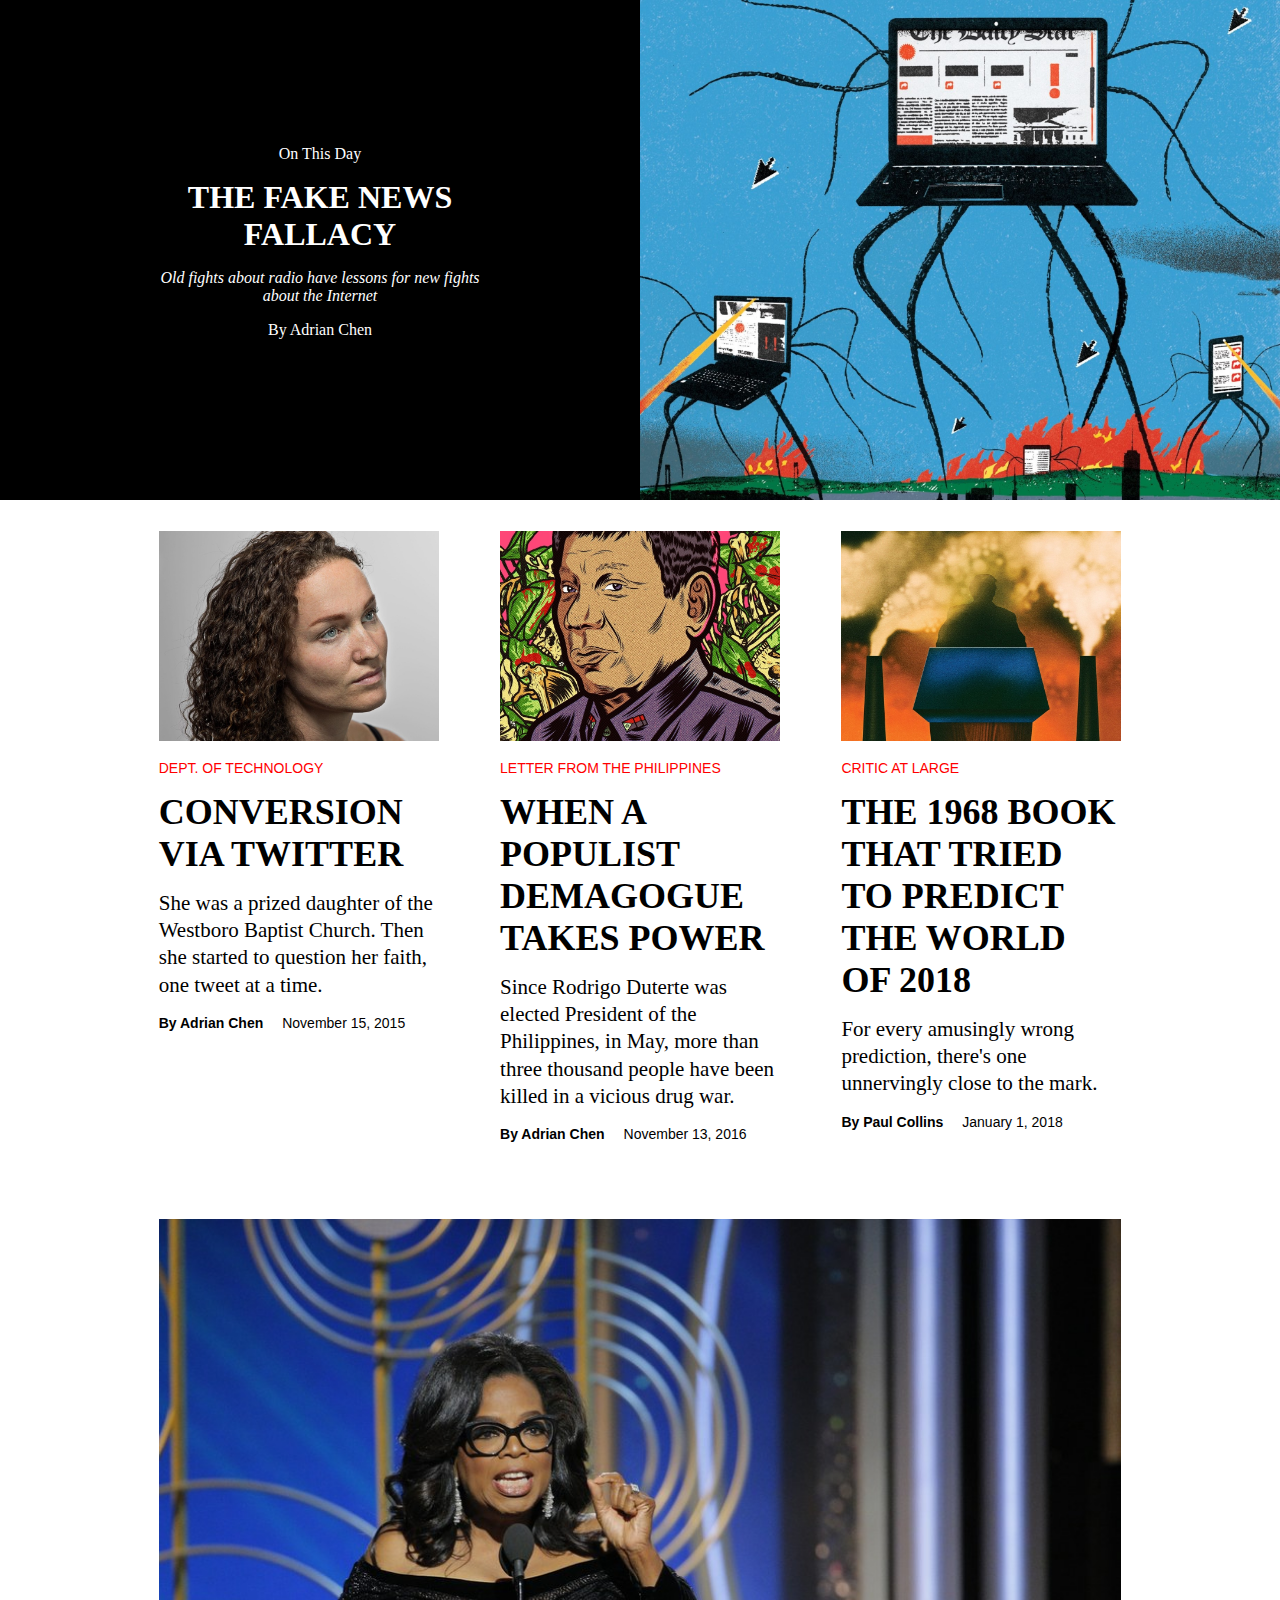
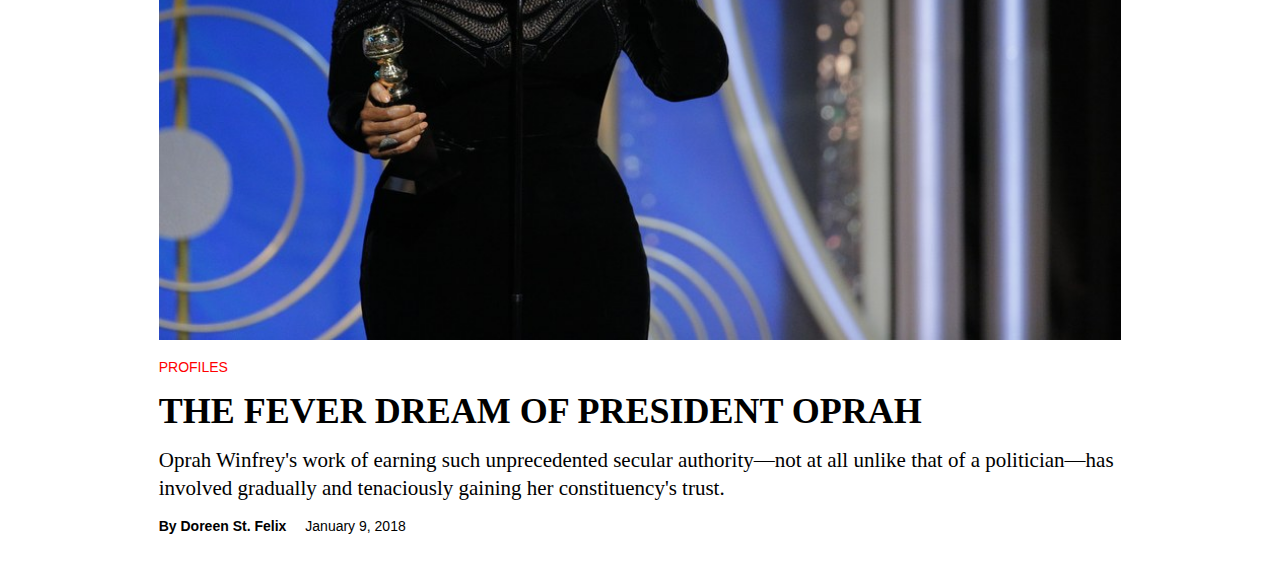
<file: exercise-04/index.html>
<!DOCTYPE html>
<html lang="en">
<head>
	<meta charset="utf-8">
	<meta content="ie=edge" http-equiv="x-ua-compatible">
	<meta content="width=device-width, initial-scale=1" name="viewport">
	<title>New Yorker Article Demo</title>
	<link href="style.css" rel="stylesheet" type="text/css">
</head>
<body>
    <section class="hero">
		<div class="hero-text-column">
			<div class="hero-text-container">
			<p class="category">On This Day</p>

			<h1>The Fake News Fallacy</h1>
			
			<p class="blurb">Old fights about radio have lessons for new fights about the Internet</p>
			
			<p class="author">By Adrian Chen</p>
		</div>
		</div>
		<div class="hero-image-column">

		</div>
	</section>
	<section class="articles">
		<article>
			<div class="article-image">
			<img src="img/img1.jpg">
			</div>
			<div class="article-text">
				<p class="dept">Dept. of Technology</p>

				<h3>Conversion Via Twitter</h3>

				<p class="summary">She was a prized daughter of the Westboro Baptist Church. Then she started to question her faith, one tweet at a time.</p>

				<p class="byline">By Adrian Chen</p>

				<p class="date">November 15, 2015</p>
			</div>
		</article>
		<article>
			<div class="article-image">
			<img src="img/img2.jpg">
			</div>

			<div class="article-text">
				<p class="dept">Letter from the Philippines</p>

				<h3>When a Populist Demagogue Takes Power</h3>

				<p class="summary">Since Rodrigo Duterte was elected President of the Philippines, in May, more than three thousand people have been killed in a vicious drug war.</p>

				<p class="byline">By Adrian Chen</p>

				<p class="date">November 13, 2016</p>
			</div>
		</article>
		<article>
			<div class="article-image">
			<img src="img/img3.jpg">
			</div>

			<div class="article-text">
				<p class="dept">Critic at large</p>

				<h3>The 1968 Book that Tried to Predict the World of 2018</h3>

				<p class="summary">For every amusingly wrong prediction, there's one unnervingly close to the mark.</p>

				<p class="byline">By Paul Collins</p>

				<p class="date">January 1, 2018</p>
			</div>
		</article>
		<article>
			<div class="article-image">
			<img src="img/img4.jpg">
			</div>

			<div class="article-text">
				<p class="dept">Profiles</p>

				<h3>The Fever Dream of President Oprah</h3>

				<p class="summary">Oprah Winfrey's work of earning such unprecedented secular authority—not at all unlike that of a politician—has involved gradually and tenaciously gaining her constituency's trust.</p>

				<p class="byline">By Doreen St. Felix</p>

				<p class="date">January 9, 2018</p>
			</div>
		</article>
	</section>
</body>
</html>
</file>
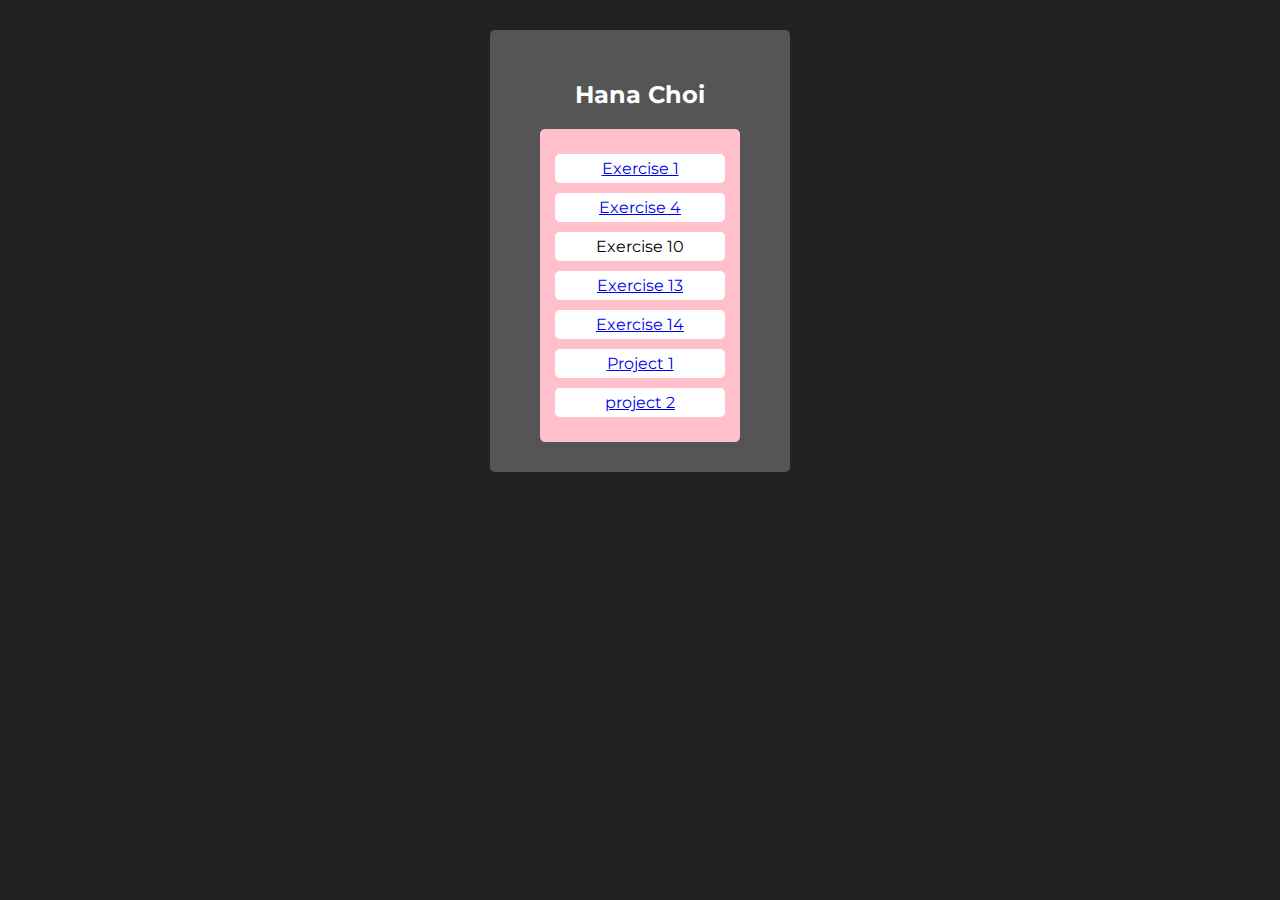
<file: linktree/index.html>
<!DOCTYPE html>
<html lang="en">
  <head>
    <meta charset="UTF-8" />
    <meta name="viewport" content="width=device-width, initial-scale=1.0" />
    <title>Document</title>
    <link rel="stylesheet" href="style.css" />
    <link
      href="https://fonts.googleapis.com/css2?family=Montserrat:ital,wght@0,100;0,200;0,300;0,400;0,500;0,600;0,700;0,800;0,900;1,100;1,200;1,300;1,400;1,500;1,600;1,700;1,800;1,900&display=swap"
      rel="stylesheet"
    />
  </head>
  <body>
    <div class="container-of-container">
      <h2>Hana Choi</h2>
      <div class="container">
        <a
          href="https://hchoi14.github.io/hanachoi_web-design/exercise-01/#8"
          target="_blank"
          rel="noreferrer"
          >Exercise 1</a
        >
        <a
          href="https://hchoi14.github.io/hanachoi_web-design/exercise-04/"
          target="_blank"
          rel="noreferrer"
          >Exercise 4</a
        >

        <div class="dropdown-link">
          <div class="dropdown-title">Exercise 10</div>
          <div class="dropdown">
            <a
              href="https://editor.p5js.org/hchoi14/sketches/HSLMP7HCn"
              target="_blank"
              rel="noreferrer"
              >Exercise 10 part 1</a
            >
            <a
              href="https://editor.p5js.org/hchoi14/sketches/MAlK2r94z"
              target="_blank"
              rel="noreferrer"
              >Exercise 10 part 2</a
            >
            <a
              href="https://editor.p5js.org/hchoi14/sketches/pxcRCEW5t"
              target="_blank"
              rel="noreferrer"
              >Exercise 10 part 3</a
            >
          </div>
        </div>
        <a
          href="https://editor.p5js.org/hchoi14/sketches/Yr_HWmGGG"
          target="_blank"
          rel="noreferrer"
          >Exercise 13</a
        >
        <a
          href="https://hchoi14.github.io/hanachoi_web-design/exercise-14/14.html"
          target="_blank"
          rel="noreferrer"
          >Exercise 14</a
        >
        <a
          href="https://hchoi14.github.io/hanachoi_web-design/project-01/"
          target="_blank"
          rel="noreferrer"
          >Project 1</a
        >
        <a
          href="https://hchoi14.github.io/hanachoi_web-design/project-02/index.html"
          targe="_blank"
          rel="noreferrer"
          >project 2</a
        >
      </div>
    </div>
  </body>
</html>
</file>
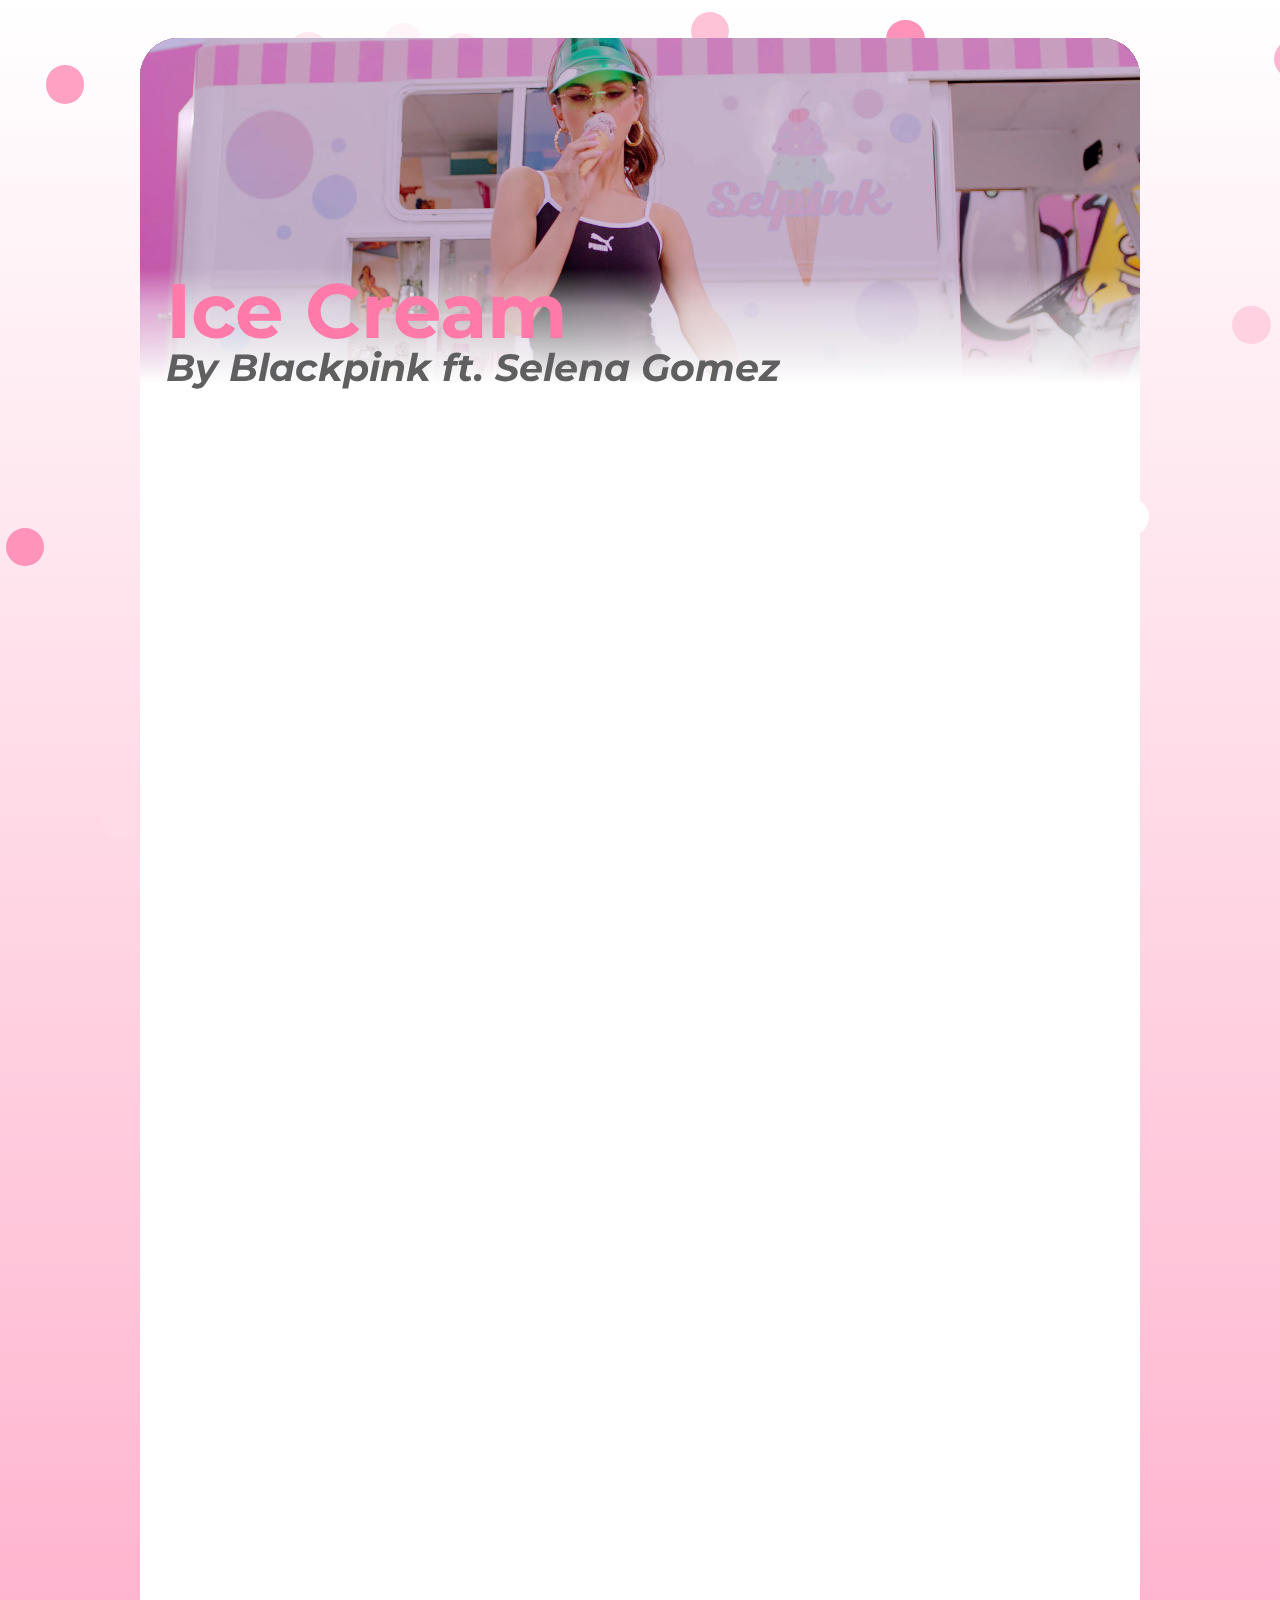
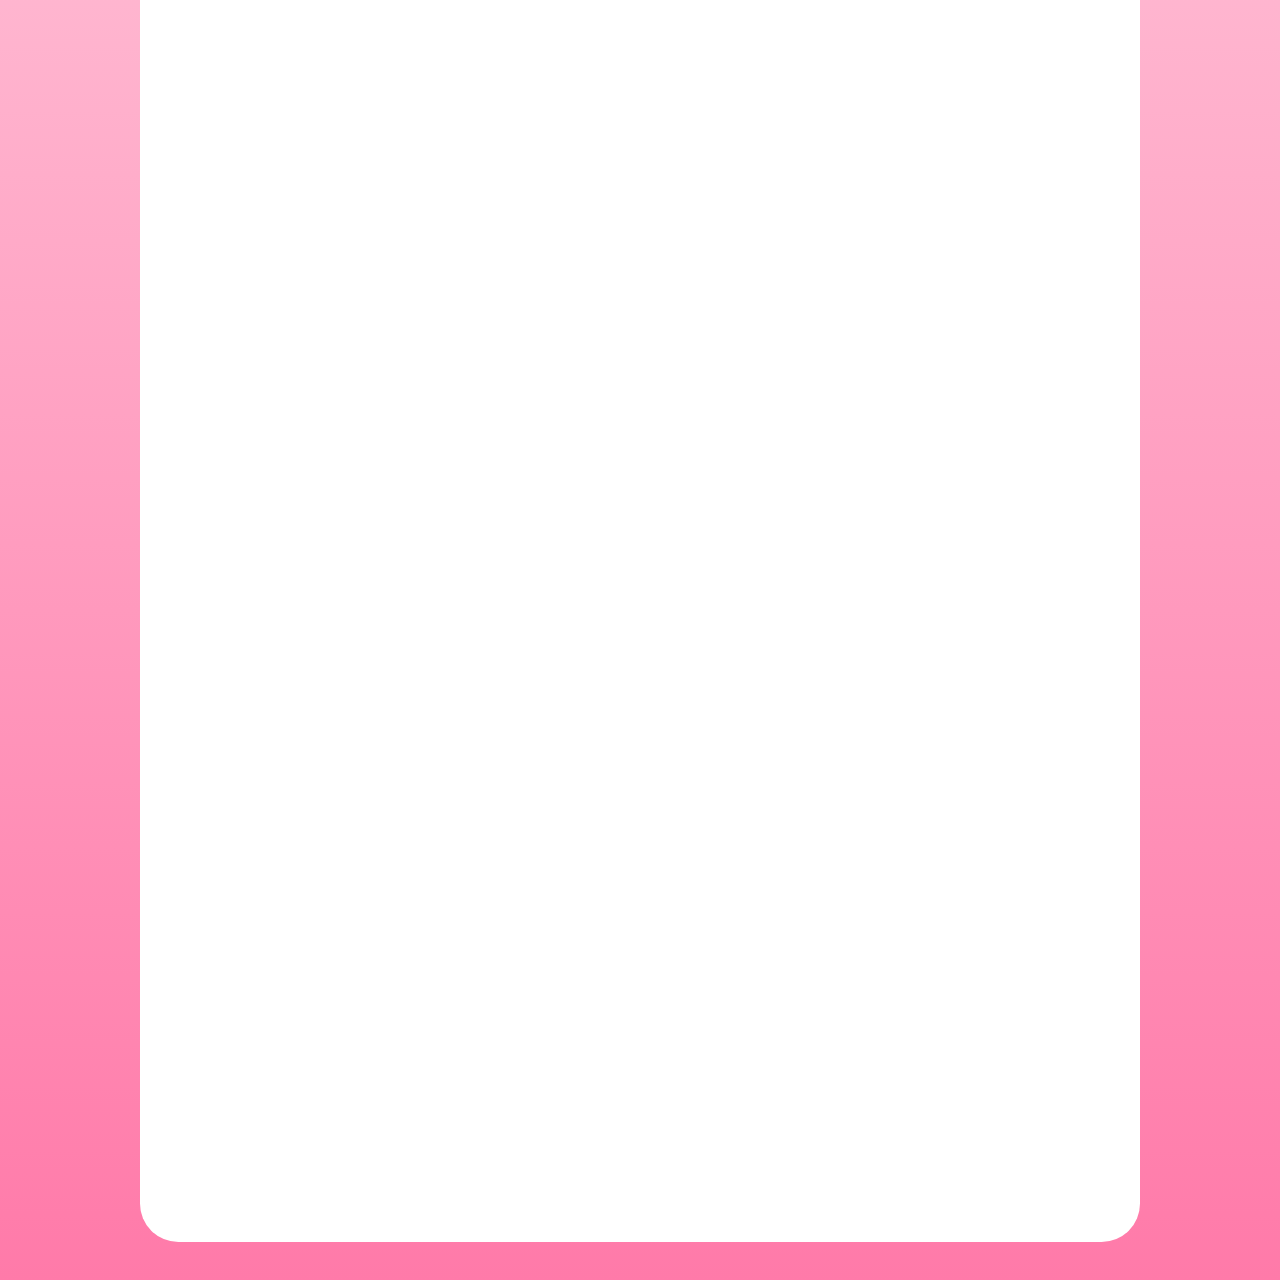
<file: project-01/index.html>
<!DOCTYPE html>
<html lang="en">

<head>
    <meta http-equiv="x-ua-compatible" content="ie=edge">
    <meta charset="utf-8">
    <meta name="viewport" content="width=device-width, initial-scale=1">
    <title>Ice Cream</title>

    <link href="style.css" rel="stylesheet" type="text/css">

    <link rel="preconnect" href="https://fonts.gstatic.com">
    <link href="https://fonts.googleapis.com/css2?family=Montserrat:ital,wght@0,400;0,700;1,700&display=swap"
        rel="stylesheet">

</head>
<!--where the hidden contents are-->

<body>
    <!--tHis is foR thE bOunciNg bALls-->
    <div class="bouncing-balls"></div>

    <article class="container">

        <section class="top">
            <div id="top-images">
                <img src="Images/1.jpg">
                <img src="Images/2.jpg">
                <img src="Images/3.jpg">
                <img src="Images/4.jpg">
                <img src="Images/5.jpg">
                <img src="Images/6.jpg">
                <img src="Images/7.jpg">

                <div class="white-fade"></div>

                <div class="flexbox-title">
                    <h1>Ice Cream</h1>
                    <h3>By Blackpink ft. Selena Gomez</h2>
                </div>
            </div>
        </section>

        <section class="lyrics">
            <p>Come a little closer 'cause you looking thirsty</p>
            <p>I'ma make it better, sip it like a Slurpee</p>

            <div class="space"></div>

            <p>Snow cone <span class="pop">chilly</span></p>
            <p>Get it free like <span class="pop">Willy</span></p>
            <p>In the jeans like <span class="pop">Billie</span></p>
            <p>You be poppin' like a <span class="pop">wheelie</span></p>

            <div class="space"></div>

            <p>Even in the sun, you know I keep it <!--<span class="icy">-->icy</p>
            <p>You could take a lick but it's too cold to bite me</p>

            <div class="space"></div>

            <p><span class="chill">Brr,</span> <span class="chill">brr,</span> frozen</p>
            <p>You're the one been chosen</p>
            <p>Play the part like Moses</p>
            <p>Keep it fresh like roses <span class="pop">(oh)</span></p>

            <div class="space"></div>

            <p>Look so good yeah, look so sweet <span class="pop">(hey)</span></p>
            <p>Lookin' good enough to eat</p>

            <div class="space"></div>

            <p>Coldest with the kiss, so he call me ice cream</p>
            <p>Catch me in the fridge, right where the ice be</p>

            <div class="space"></div>

            <p>Look so good yeah, look so sweet <span class="pop">(hey)</span></p>
            <p>Baby, you deserve a treat</p>

            <div class="space"></div>

            <p>Diamonds on my wrist, so he call me ice cream</p>
            <p>You can double dip 'cause I know you like me</p>

            <div class="space"></div>

            <p>Ice cream, <span class="chill">chillin', chillin'</span></p>
            <p>Ice cream, <span class="chill">chillin'</span></p>
            <p>Ice cream, <span class="chill">chillin', chillin'</span></p>
            <p>Ice cream, <span class="chill">chillin'</span></p>

            <div class="space"></div>

            <p>I know that my heart can be so cold</p>
            <p>But I'm sweet for you, come put me in a cone</p>

            <div class="space"></div>

            <p>You're the only touch, yeah, that get me meltin'</p>
            <p>He's my favorite flavor, always gonna pick him</p>

            <div class="space"></div>

            <p>You're the cherry piece, just stay on top of me, so</p>
            <p>I can't see nobody else for me, no</p>

            <div class="space"></div>

            <p>Get it, flip it, scoop it</p>
            <p>Do it like that, ah yeah ah yeah</p>
            <p>Like it, love it, lick it</p>
            <p>Do it like la la la, oh yeah</p>

            <div class="space"></div>

            <p>Look so good, yeah, look so sweet <span class="pop">(hey)</span></p>
            <p>Lookin' good enough to eat</p>

            <div class="space"></div>

            <p>Coldest with the kiss, so he call me ice cream</p>
            <p>Catch me in the fridge, right where the ice be</p>

            <div class="space"></div>

            <p>Look so good, yeah, look so sweet <span class="pop">(hey)</span></p>
            <p>Baby, you deserve a treat</p>

            <div class="space"></div>

            <p>Diamonds on my wrist, so he call me ice cream</p>
            <p>You can double <span class="dip">dip</span> 'cause I know you like me</p>

            <div class="space"></div>

            <p>Ice cream, <span class="chill">chillin', chillin'</span></p>
            <p>Ice cream, <span class="chill">chillin'</span></p>
            <p>Ice cream, <span class="chill">chillin', chillin'</span></p>
            <p>Ice cream, <span class="chill">chillin'</span></p>
            <p>Ice cream, <span class="chill">chillin', chillin'</span></p>
            <p>Ice cream, <span class="chill">chillin'</span></p>
            <p>Ice cream, <span class="chill">chillin', chillin'</span></p>
            <p>Ice cream, <span class="chill">chillin'</span></p>

            <div class="space"></div>

            <p>Chillin' like a villain, yeah, ra ra ra</p>
            <p>미친 미친듯한 속도 in my La Ferra'</p>
            <p>너무 빨러 너는 삐끗</p>
            <p>원한다면 그냥 지름</p>
            <p>Millis, billis 매일 벌음</p>
            <p>한여름 손목에 얼음</p>

            <div class="space"></div>

            <p>Keep it movin' like my lease up</p>
            <p>Think you fly, boy, where your visa?</p>
            <p>Mona Lisa kinda Lisa</p>
            <p>Needs an ice cream man that treats her</p>

            <div class="space"></div>

            <p>Keep it movin' like my lease up</p>
            <p>Think you fly, boy, where your visa?</p>
            <p>Mona Lisa kinda Lisa</p>
            <p>Needs an ice cream man that treats her <span class="pop">(hey)</span></p>

            <div class="space"></div>

            <p>Na na na na na</p>
            <p>Na na na na na <span class="pop">(hey)</span></p>
            <p>Ice on my wrist, yeah, I like it like this</p>
            <p>Get the bag with the cream</p>
            <p>If you know what I mean</p>

            <div class="space"></div>

            <p>Ice cream, ice cream</p>
            <p>Ice cream, <span class="chill">chillin'</span></p>

            <div class="space"></div>

            <p>Na na na na na</p>
            <p>Na na na na na <span class="pop">(hey)</span></p>
            <p>Ice on my wrist, yeah, I like it like this</p>
            <p>And I'm nice with the cream</p>
            <p>If you know what I mean</p>

            <div class="space"></div>

            <p>Ice cream, ice cream</p>
            <p>Ice cream</p>
            </section>
    </article>

    <!--<audio autoplay loop>
        <source src="Ice-Cream.mp3" type="audio/mp3">
        <source src="https://hchoi14.github.io/hanachoi_web-design/project-01/Ice-Cream.mp3"type="audio/mp3">
        
        "Your browser does not support the audio element"
    </audio>-->

    <script>
        const audio = new Audio("https://raw.githubusercontent.com/hchoi14/hanachoi_web_design/main/project-01/Ice-Cream.mp3");
        //audio.play();
    </script>

    <!--<iframe src="Ice-Cream.mp3" allow="autoplay" style="display:none" id="iframeAudio"></iframe>-->


    <!-- cOdE fOr bouNcIng bAlLS -->
    <script>
        // Getting the reference to the container of the bouncing balls
        const parent = document.querySelector(".bouncing-balls");

        // Runs a function to create a ball 50 times, and then returns an array of those 50 balls and their data
        const balls = [...new Array(50)].map(() => {
            //creat an object with x and y positions and x and y velocity
            const data = {
                x: Math.random() * 100,
                y: Math.random() * 100,
                dx: Math.random() - 0.5,
                dy: Math.random() - 0.5
            };

            const el = document.createElement("div"); // Creates the element that is stored in el
            el.className = "bouncing-ball"; // Set class
            el.style.left = `${data.x}%`; // Set x position
            el.style.top = `${data.y}%`; // Set y position

            // gEneRate raNdoM colOr between PINK and WHITE
            const v = Math.random();
            const r = 255;
            const g = 122 + 133 * v;
            const b = 169 + 86 * v;
            el.style.backgroundColor = `rgb(${r}, ${g}, ${b})`;
            
            //calling this function actually puts it on the page
            parent.appendChild(el);
            //store el inside of the data
            data.el = el;

            // returns the data object that was created
            return data;
        });

        //function to call on every frame
        const callback = () => {
            //iterates through balls to update their position and velocity
            balls.forEach(ball => {
                //updates the position using the velocity
                ball.x = ball.x + ball.dx;
                ball.y = ball.y + ball.dy;
                //inverts the velocity when the ball is out of the bounds
                if (ball.x < 0 || ball.x > 100) ball.dx *= -1;
                if (ball.y < 0 || ball.y > 100) ball.dy *= -1;
                //updates the actual ball using the position
                ball.el.style.left = `${ball.x}%`;
                ball.el.style.top = `${ball.y}%`;
            })

            //queue the next frame
            window.requestAnimationFrame(callback)
        }

        //start the animation(starts the first frame)
        window.requestAnimationFrame(callback)
    </script>
</body>

</html>
</file>
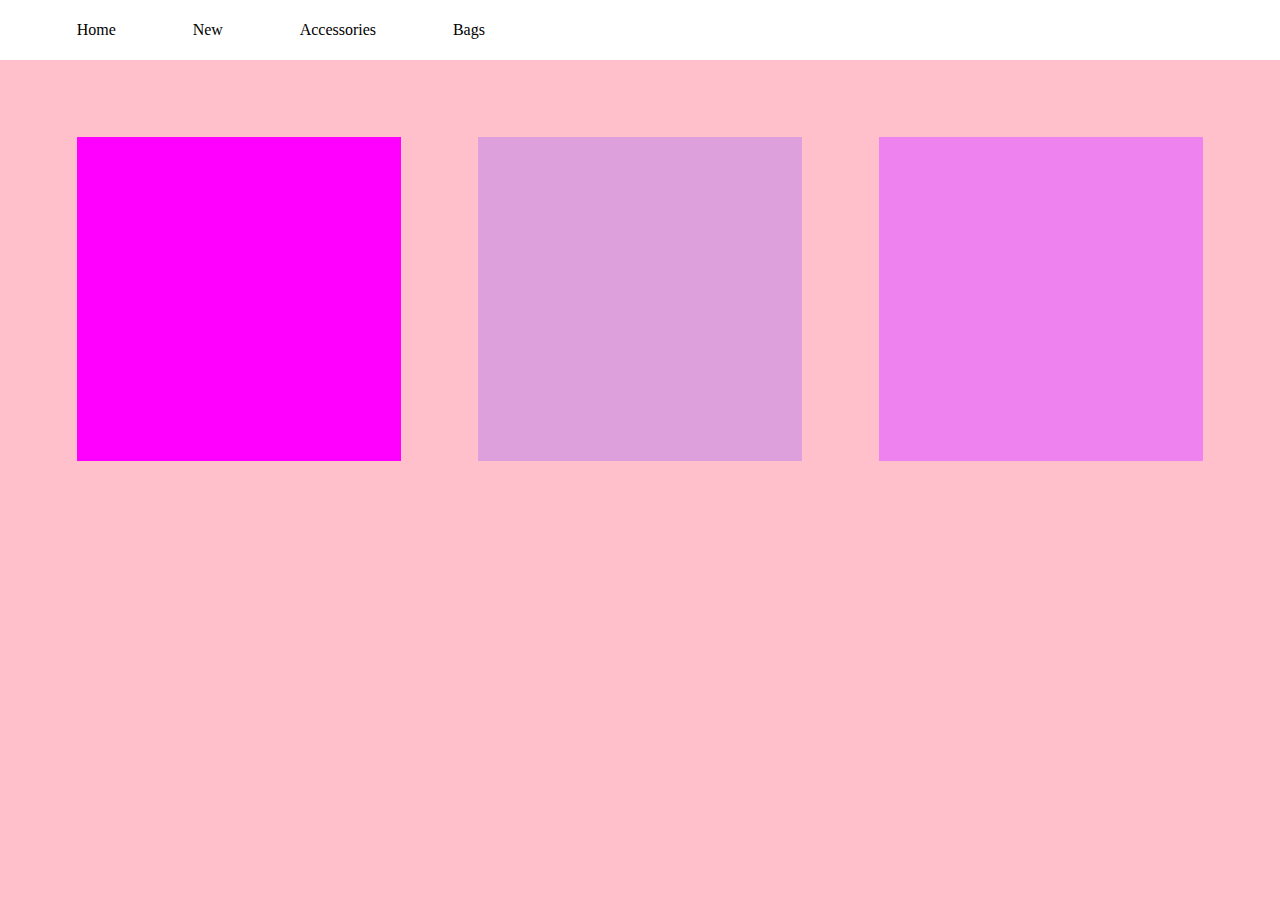
<file: exercise-14/14.html>
<!DOCTYPE html>
<html lang="en">
  <head>
    <meta charset="UTF-8" />
    <meta name="viewport" content="width=device-width, initial-scale=1.0" />
    <title>Document</title>

    <link rel="stylesheet" href="14.css" />
  </head>
  <body>
    <header class="header">
      <div class="header-item">Home</div>
      <div class="header-item">New</div>
      <div class="header-item">Accessories</div>
      <div class="header-item">Bags</div>

      <div class="mobile-header-button">☰</div>

      <div class="mobile-header-menu">
        <div class="mobile-header-item">Home</div>
        <div class="mobile-header-item">New</div>
        <div class="mobile-header-item">Accessories</div>
        <div class="mobile-header-item">Bags</div>
      </div>
    </header>
    <div class="body-layout">
      <div class="block block-1"></div>
      <div class="block block-2"></div>
      <div class="block block-3"></div>
    </div>

    <script>
      const mobileMenuButton = document.querySelector(".mobile-header-button");
      const mobileHeaderMenu = document.querySelector(".mobile-header-menu");

      mobileMenuButton.addEventListener("click", (e) => {
        if (mobileHeaderMenu.style.display !== "block") {
          mobileHeaderMenu.style.display = "block";
        } else {
          mobileHeaderMenu.style.display = "none";
        }
      });

      window.addEventListener("resize", (e) => {
        if (window.innerWidth >= 600) {
          mobileHeaderMenu.style.display = "none";
        }
      });
    </script>
  </body>
</html>
</file>
<file: exercise-04/style.css>
* {
    box-sizing: border-box;
    margin: 0;
    padding: 0;
    font-family: Georgia, 'Times New Roman', Times, serif;
}

section {
    width: 100vw;
}

.hero {
    height: 500px;
    display: flex;
    flex-wrap: wrap;
}

.hero-text-column, .hero-image-column {
    width: 50%;
}

.hero-text-column {
    background-color: black;
    color: white;
    display: flex;
    flex-direction: column;
    align-items: center;
    justify-content: center;
}

.hero-text-container {
    width: 50%;
    text-align: center;
}

/* here's the "*" selector again. This time, it's signifiying "from the elements with '.hero-text-container', select all(*) direct chidren(>) regardless of element type. */
.hero-text-container > * {
    margin-bottom: 5%;
}

h1 {
    /* capslocks the text */
    text-transform: uppercase;
}

.blurb {
    font-style: italic;
}

.hero-image-column {
    background: url(img/cover.jpg)
    no-repeat center center;
    background-size: cover;
}

.articles {
    width: 80%;
    display: flex;
    flex-wrap: wrap;

    /* margin: auto; is a fast way to center elements horizontally without using flexbox (though this doesn't work for vertical centering). */
    margin: auto;
}

article {
    flex: 1;
    padding: 3%;
}


.article-image {
    margin-bottom: 15px;
}

img {
    width: 100%;
}

.dept {
    color: red;
    text-transform: uppercase;
    font-family: Arial, Helvetica, sans-serif;
    font-size: 14px;
}

h3 {
    text-transform: uppercase;
    font-size: 36px;
}

.summary {
    font-size: 21px;
    line-height: 1.3;
}

.byline, .date {
    display: inline-block;
    font-family: Arial, Helvetica, sans-serif;
    font-size: 14px;
}

.byline {
    font-weight: 700;
    margin-right: 15px;
}

.article-text > * {
    margin-bottom: 15px;
}

@media screen and (max-width: 768px) {
    .hero-text-column, .hero-image-column {
        width: 100%;
    }

    h3 {
        font-size: 24px;
    }

    .summary {
        font-size: 18px;
    }

}
</file>
<file: linktree/style.css>
*,
*::before,
*::after {
  box-sizing: border-box;
}

html,
body {
  margin: 0;
  background-color: #222222;
  font-family: "Montserrat", sans-serif;
}

body {
  padding: 30px 0;
}

.container-of-container {
  margin: auto;
  max-width: 300px;
  background-color: #555555;
  border-radius: 5px;
  padding: 30px 0px;
}

.container {
  margin: auto;
  max-width: 200px;
  padding: 15px;
  background-color: pink;
  border-radius: 5px;
}

h2 {
  text-align: center;
  color: white;
}

a,
.dropdown-link {
  display: block;
  text-align: center;
  margin: 10px 0;
  padding: 5px 0;
  background-color: white;
  border-radius: 5px;
}

.dropdown-title {
  text-align: center;
}

.dropdown {
  display: none;
}

.dropdown-link:hover .dropdown {
  display: block;
}
</file>
<file: project-01/style.css>
* {
  box-sizing: border-box;
  margin: 0;
  padding: 0;
}

/*This is for the container I guess*/
.container {
  width: 100%;
  /*max-width:1100px;*/
  position: relative;
  margin: auto;
  /*border: 1vw solid #ff7aa9;*/
  border-radius: 3vw;
  overflow: hidden;
  background-color: white;
  max-width: 1000px;
}

body {
  padding: 3vw;
  min-height: 100vh;
  background: linear-gradient(to bottom, white, #ff7aa9);
}

/*This is all for the top image I guess*/

#top-images {
  display: flex;
  position: relative;
  height: 30vw; /*viewport 1 unit = 1% of the window width*/
  max-height: 600px;
  min-height: 250px;
  width: 100%;
  align-content: flex-end;
  align-items: flex-end; /*to make things left bottom*/
}

#top-images img {
  position: absolute;
  inset: 0; /*shorter way to write top right bottom left*/
  height: 100%;
  width: 100%;
  object-fit: cover;
  border-top-right-radius: 2vw; /* outside border raidus-outside border width*/
  border-top-left-radius: 2vw;
}
@keyframes imgFade {
  0% {
    opacity: 1;
  }
  14% {
    opacity: 0;
  }
  86% {
    opacity: 0;
  }
  100% {
    opacity: 1;
  }
}
#top-images img {
  animation-name: imgFade;
  animation-timing-function: ease-in-out;
  animation-iteration-count: infinite;
  animation-duration: 42s;
}
#top-images img:nth-of-type(1) {
  animation-delay: 42s;
}
#top-images img:nth-of-type(2) {
  animation-delay: 36s;
}
#top-images img:nth-of-type(3) {
  animation-delay: 30s;
}
#top-images img:nth-of-type(4) {
  animation-delay: 24s;
}
#top-images img:nth-of-type(5) {
  animation-delay: 18s;
}
#top-images img:nth-of-type(6) {
  animation-delay: 12s;
}
#top-images img:nth-of-type(7) {
  animation-delay: 6s;
}

/*tHiS iS foR thE wHitE fAdE*/
.white-fade {
  position: absolute;
  top: 0;
  right: 0;
  bottom: 0;
  left: 0;
  background: linear-gradient(
    to bottom,
    rgba(255, 255, 255, 0) 0%,
    rgba(255, 255, 255, 0) 60%,
    rgba(255, 255, 255, 0.5) 70%,
    white 90%
  );
  mix-blend-mode: lighten;
  /*background: linear-gradient(to bottom, rgba(255,255,255,0) 0%, rgba(255,255,255,0) 60%,white 100%);*/
}

/*This is for the Title*/

@font-face {
  font-family: "Backabon";
  src: url("backabon.ttf") format("truetype");
}

.flexbox-title {
  position: relative; /*relative makes it appear top than static*/
  padding: 2vw;
  /*font-family: Backabon;*/
}
h1 {
  color: #ff7aa9;
  font-size: 6vw;
  line-height: 4.5vw;
  font-weight: 700;
  font-family: "Montserrat", sans-serif;
}
h3 {
  color: #5f5f5f;
  font-size: 3vw;
  line-height: 4.5vw;
  font-family: "Montserrat", sans-serif;
  font-style: italic;
}

/*for the lyrics section!*/

.lyrics {
  padding-bottom: 2vw;
}

p {
  text-align: center;
  line-height: 23px;
  font-family: "Montserrat", sans-serif;
  opacity: 0;

  animation-name: lyricblur;
  animation-timing-function: ease-in-out;
  animation-iteration-count: 1;
  animation-duration: 3s;
  animation-fill-mode: forwards;
}

.pop {
  animation-name: lyricpop;
  animation-timing-function: ease-in-out;
  animation-iteration-count: 1;
  animation-duration: 3s;
  animation-fill-mode: forwards;
  animation-delay: inherit; /*inherit the parent's aniamtion*/

  display: inline-block;
}
.chill {
  animation-name: lyricchill;
  animation-timing-function: ease-in-out;
  animation-iteration-count: 1;
  animation-duration: 3s;
  animation-fill-mode: forwards;
  animation-delay: inherit; /*inherit the parent's aniamtion*/

  display: inline-block;
}
.dip {
  animation-name: lyricdip;
  animation-timing-function: ease-in-out;
  animation-iteration-count: 1;
  animation-duration: 3s;
  animation-fill-mode: forwards;
  animation-delay: inherit; /*inherit the parent's aniamtion*/

  display: inline-block;
}

.space {
  height: 25px;
}

@keyframes lyricblur {
  0% {
    color: transparent;
    opacity: 1;
    /*text-shadow: 0 0 5px rgba(0, 0, 0, 0.5);*/
    text-shadow: 0 0 5px rgba(255, 122, 169, 0.5); /*makes text shadow for the texts*/
  }
  100% {
    opacity: 1;
    color: inherit; /*makes is original*/
  }
}

.lyrics p:nth-of-type(1) {
  animation-delay: 14.5s;
}
.lyrics p:nth-of-type(2)
/*., lyrics p:nth-of-type(2) .pop */ {
  animation-delay: 17.5s;
}

.lyrics p:nth-of-type(3) {
  animation-delay: 20.5s;
}
.lyrics p:nth-of-type(4) {
  animation-delay: 22s;
}
.lyrics p:nth-of-type(5) {
  animation-delay: 23.5s;
}
.lyrics p:nth-of-type(6) {
  animation-delay: 25s;
}

.lyrics p:nth-of-type(7) {
  animation-delay: 26.6s;
}
.lyrics p:nth-of-type(8) {
  animation-delay: 29.5s;
}

.lyrics p:nth-of-type(9) {
  animation-delay: 32.7s;
}
.lyrics p:nth-of-type(10) {
  animation-delay: 34.3s;
}
.lyrics p:nth-of-type(11) {
  animation-delay: 35.6s;
}
.lyrics p:nth-of-type(12) {
  animation-delay: 37s;
}

.lyrics p:nth-of-type(13) {
  animation-delay: 38.3s;
}
.lyrics p:nth-of-type(14) {
  animation-delay: 41.3s;
}

.lyrics p:nth-of-type(15) {
  animation-delay: 44.3s;
}
.lyrics p:nth-of-type(16) {
  animation-delay: 46.3s;
}

.lyrics p:nth-of-type(17) {
  animation-delay: 50.3s;
}
.lyrics p:nth-of-type(18) {
  animation-delay: 53s;
}

.lyrics p:nth-of-type(19) {
  animation-delay: 56s;
}
.lyrics p:nth-of-type(20) {
  animation-delay: 58s;
}

.lyrics p:nth-of-type(21) {
  animation-delay: 62s;
}
.lyrics p:nth-of-type(22) {
  animation-delay: 63s;
}
.lyrics p:nth-of-type(23) {
  animation-delay: 65s;
}
.lyrics p:nth-of-type(24) {
  animation-delay: 66s;
}

.lyrics p:nth-of-type(25) {
  animation-delay: 68s;
}
.lyrics p:nth-of-type(26) {
  animation-delay: 70s;
}

.lyrics p:nth-of-type(27) {
  animation-delay: 74s;
}
.lyrics p:nth-of-type(28) {
  animation-delay: 76s;
}

.lyrics p:nth-of-type(29) {
  animation-delay: 79s;
}
.lyrics p:nth-of-type(30) {
  animation-delay: 83s;
}

.lyrics p:nth-of-type(31) {
  animation-delay: 86s;
}
.lyrics p:nth-of-type(32) {
  animation-delay: 87s;
}
.lyrics p:nth-of-type(33) {
  animation-delay: 89s;
}
.lyrics p:nth-of-type(34) {
  animation-delay: 90s;
}

.lyrics p:nth-of-type(35) {
  animation-delay: 92s;
}
.lyrics p:nth-of-type(36) {
  animation-delay: 95s;
}

.lyrics p:nth-of-type(37) {
  animation-delay: 98s;
}
.lyrics p:nth-of-type(38) {
  animation-delay: 100s;
}

.lyrics p:nth-of-type(39) {
  animation-delay: 104s;
}
.lyrics p:nth-of-type(40) {
  animation-delay: 107s;
}

.lyrics p:nth-of-type(41) {
  animation-delay: 110s;
}
.lyrics p:nth-of-type(42) {
  animation-delay: 113s;
}

.lyrics p:nth-of-type(43) {
  animation-delay: 116s;
}
.lyrics p:nth-of-type(44) {
  animation-delay: 117s;
}
.lyrics p:nth-of-type(45) {
  animation-delay: 119s;
}
.lyrics p:nth-of-type(46) {
  animation-delay: 120s;
}
.lyrics p:nth-of-type(47) {
  animation-delay: 122s;
}
.lyrics p:nth-of-type(48) {
  animation-delay: 123s;
}
.lyrics p:nth-of-type(49) {
  animation-delay: 125s;
}
.lyrics p:nth-of-type(50) {
  animation-delay: 126s;
}

.lyrics p:nth-of-type(51) {
  animation-delay: 128s;
}
.lyrics p:nth-of-type(52) {
  animation-delay: 130s;
}
.lyrics p:nth-of-type(53) {
  animation-delay: 134s;
}
.lyrics p:nth-of-type(54) {
  animation-delay: 135s;
}
.lyrics p:nth-of-type(55) {
  animation-delay: 136s;
}
.lyrics p:nth-of-type(56) {
  animation-delay: 138s;
}

.lyrics p:nth-of-type(57) {
  animation-delay: 139s;
}
.lyrics p:nth-of-type(58) {
  animation-delay: 141s;
}
.lyrics p:nth-of-type(59) {
  animation-delay: 142s;
}
.lyrics p:nth-of-type(60) {
  animation-delay: 144s;
}

.lyrics p:nth-of-type(61) {
  animation-delay: 145s;
}
.lyrics p:nth-of-type(62) {
  animation-delay: 147s;
}
.lyrics p:nth-of-type(63) {
  animation-delay: 148s;
}
.lyrics p:nth-of-type(64) {
  animation-delay: 150s;
}

.lyrics p:nth-of-type(65) {
  animation-delay: 152s;
}
.lyrics p:nth-of-type(66) {
  animation-delay: 153s;
}
.lyrics p:nth-of-type(67) {
  animation-delay: 155s;
}
.lyrics p:nth-of-type(68) {
  animation-delay: 158s;
}
.lyrics p:nth-of-type(69) {
  animation-delay: 159s;
}

.lyrics p:nth-of-type(70) {
  animation-delay: 161s;
}
.lyrics p:nth-of-type(71) {
  animation-delay: 162s;
}

.lyrics p:nth-of-type(72) {
  animation-delay: 164s;
}
.lyrics p:nth-of-type(73) {
  animation-delay: 165s;
}
.lyrics p:nth-of-type(74) {
  animation-delay: 167s;
}
.lyrics p:nth-of-type(75) {
  animation-delay: 169s;
}
.lyrics p:nth-of-type(76) {
  animation-delay: 171s;
}

.lyrics p:nth-of-type(77) {
  animation-delay: 173s;
}
.lyrics p:nth-of-type(78) {
  animation-delay: 174s;
}
@keyframes lyricpop {
  0% {
    transform: translateY(0px);
  }
  10% {
    transform: translateY(-10px);
  }
  30% {
    transform: translateY(0px);
  }
}
@keyframes lyricchill {
  0% {
    transform: translateX(0px);
  }
  5% {
    transform: translateX(-10px);
  }
  10% {
    transform: translateX(10px);
  }
  15% {
    transform: translateX(-10px);
  }
  20% {
    transform: translateX(10px);
  }
  30% {
    transform: translateX(0px);
  }
}
@keyframes lyricdip {
  0% {
    transform: translateY(0px);
  }
  10% {
    transform: translateY(15px);
  }
  15% {
    transform: translateY(0px);
  }
  20% {
    transform: translateY(15px);
  }
  25% {
    transform: translateY(0px);
  }
}

/*
.icy {
  color: #00adee;
  cursor: pointer; /*makes it look clickable*/
/*}
.icy:hover {
  font-weight: 700;
}*/
/* .icy-background {
  position: fixed;
  top: 0;
  bottom: 0;
  right: 0;
  left: 0;
  display: none;
  pointer-events: none;
} */

/* BounCiNg bAlls! */

.bouncing-balls {
  position: fixed;
  top: 0;
  bottom: 0;
  left: 0;
  right: 0;
}

.bouncing-ball {
  position: absolute;
  height: 3vw;
  width: 3vw;
  border-radius: 1.5vw;
}
</file>
<file: exercise-14/14.css>
*,
*::before,
*::after {
  box-sizing: border-box;
}

html,
body {
  margin: 0;
  padding: 0;
  background-color: pink;
}

.header {
  display: flex;
  align-items: center;

  background-color: white;
  height: 60px;
  padding: 0px 3vw;
}

.header-item {
  line-height: 60px;
  padding: 0px 3vw;

  cursor: pointer;
}

.mobile-header-button {
  display: none;
  justify-items: center;
  align-items: center;
  height: 60px;
  width: 60px;
  margin: 0px 3vw;
  font-size: 20px;

  cursor: pointer;
}

.mobile-header-button:hover {
  color: magenta;
}

.mobile-header-menu {
  display: none;

  position: fixed;
  top: 60px;
  left: 0px;
  bottom: 0px;
  background-color: white;
  width: 200px;
}

.mobile-header-item {
  padding: 0px 6vw;
  line-height: 60px;

  cursor: pointer;
}

.mobile-header-item:hover {
  color: magenta;
}

@media only screen and (max-width: 600px) {
  .header-item {
    display: none;
  }

  .mobile-header-button {
    display: flex;
  }
}

.header-item:hover {
  color: magenta;
}

.body-layout {
  display: flex;
  justify-content: space-between;
  padding: 6vw;
}

.block {
  height: 25.3vw;
  width: 25.3vw;
}

.block-1 {
  background-color: magenta;
}

.block-2 {
  background-color: plum;
}

.block-3 {
  background-color: violet;
}
</file>
